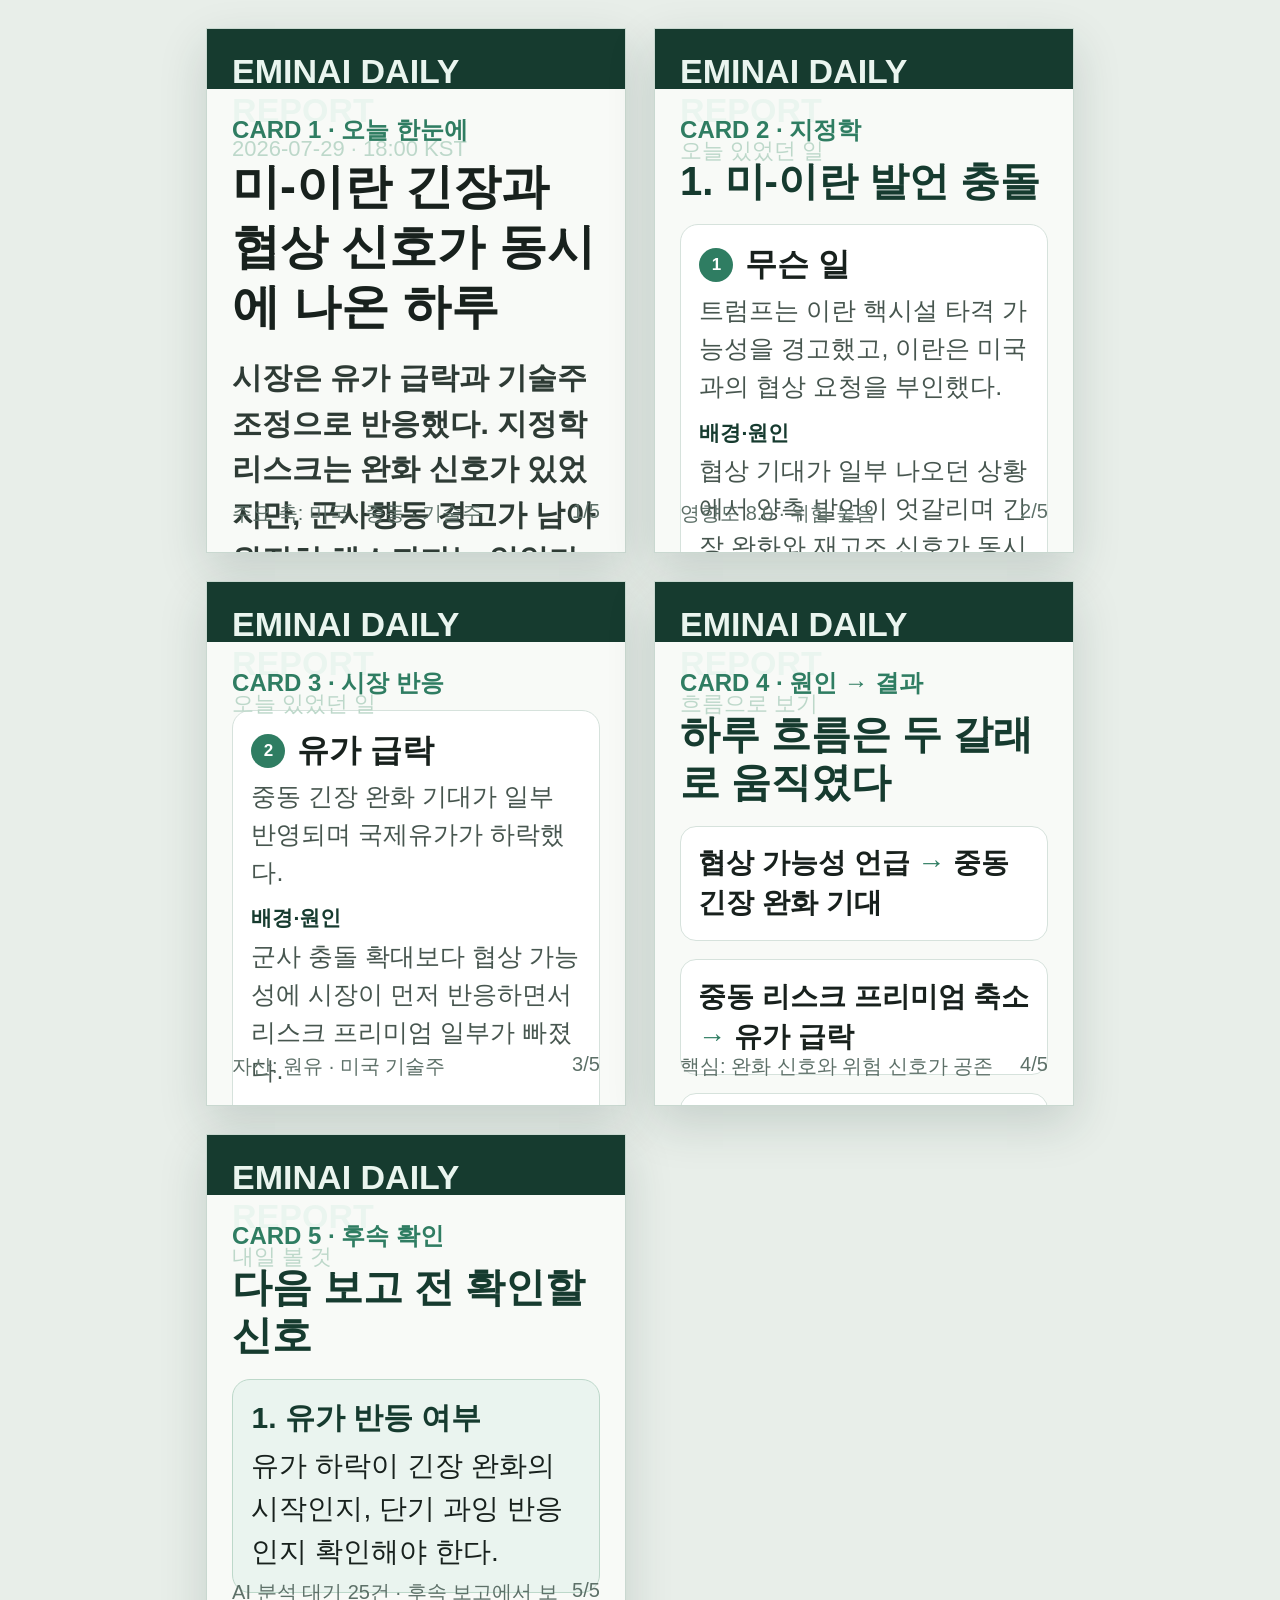
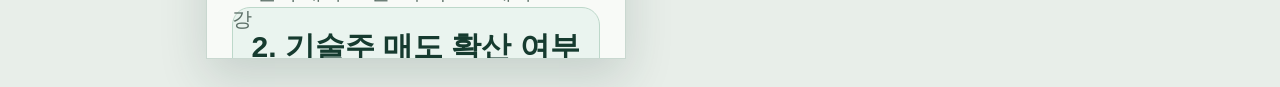
<file: card_samples/eminai_daily_report_5card_preview.html>
<!doctype html>
<html lang="ko">
  <head>
    <meta charset="utf-8" />
    <meta name="viewport" content="width=device-width, initial-scale=1" />
    <title>에미나이 일일보고 카드뉴스 5장 예시</title>
    <style>
      :root {
        --green: #163b2f;
        --green-2: #2f7d62;
        --ink: #18211d;
        --muted: #5d7068;
        --paper: #f8faf7;
        --line: #d6e2dc;
        --soft: #eaf4ef;
      }

      * {
        box-sizing: border-box;
      }

      body {
        margin: 0;
        background: #e8eee9;
        color: var(--ink);
        font-family: "Malgun Gothic", "Apple SD Gothic Neo", Arial, sans-serif;
      }

      .preview {
        display: grid;
        gap: 28px;
        padding: 28px;
        justify-content: center;
      }

      .card {
        width: min(420px, calc(100vw - 32px));
        aspect-ratio: 1080 / 1350;
        background: var(--paper);
        border: 1px solid #c9d8d0;
        box-shadow: 0 18px 45px rgba(22, 59, 47, 0.16);
        position: relative;
        overflow: hidden;
      }

      .top {
        height: 11.5%;
        background: var(--green);
        color: #eaf5ef;
        padding: 5.6% 6%;
      }

      .brand {
        font-size: clamp(18px, 4vw, 34px);
        font-weight: 800;
        letter-spacing: 0;
      }

      .date {
        color: #bdd8ca;
        font-size: clamp(12px, 2.5vw, 22px);
        margin-top: 1.4%;
      }

      .content {
        padding: 6%;
      }

      .eyebrow {
        color: var(--green-2);
        font-size: clamp(13px, 2.8vw, 24px);
        font-weight: 800;
        margin-bottom: 2.8%;
      }

      h1,
      h2 {
        margin: 0;
        letter-spacing: 0;
      }

      h1 {
        font-size: clamp(25px, 5.7vw, 48px);
        line-height: 1.25;
      }

      h2 {
        color: var(--green);
        font-size: clamp(22px, 5vw, 40px);
        line-height: 1.22;
        margin-bottom: 5%;
      }

      p {
        margin: 0;
        font-size: clamp(15px, 3.3vw, 28px);
        line-height: 1.52;
      }

      .summary {
        margin-top: 5%;
        color: #2e3b35;
        font-size: clamp(16px, 3.6vw, 30px);
        font-weight: 700;
      }

      .stats {
        display: grid;
        grid-template-columns: repeat(3, 1fr);
        gap: 3%;
        margin-top: 8%;
      }

      .stat {
        background: #fff;
        border: 1px solid var(--line);
        border-radius: 14px;
        padding: 9% 8%;
      }

      .stat span {
        display: block;
        color: var(--muted);
        font-size: clamp(11px, 2.4vw, 20px);
      }

      .stat strong {
        display: block;
        color: var(--green);
        font-size: clamp(20px, 5vw, 40px);
        margin-top: 8%;
      }

      .event {
        background: #fff;
        border: 1px solid var(--line);
        border-radius: 18px;
        padding: 5%;
        margin-bottom: 4.2%;
      }

      .event-title {
        display: flex;
        gap: 3.4%;
        align-items: center;
        font-size: clamp(17px, 3.9vw, 32px);
        font-weight: 800;
      }

      .num {
        width: 34px;
        height: 34px;
        min-width: 34px;
        display: grid;
        place-items: center;
        border-radius: 50%;
        background: var(--green-2);
        color: #fff;
        font-size: 17px;
        font-weight: 800;
      }

      .label {
        color: var(--green);
        font-size: clamp(12px, 2.6vw, 21px);
        font-weight: 800;
        margin-top: 4%;
      }

      .event p {
        color: #47564f;
        font-size: clamp(14px, 3.05vw, 25px);
        margin-top: 1.3%;
      }

      .flow {
        display: grid;
        gap: 3.2%;
        margin-top: 4%;
      }

      .flow-item {
        background: #fff;
        border: 1px solid var(--line);
        border-radius: 16px;
        padding: 4.6%;
        font-size: clamp(15px, 3.3vw, 28px);
        font-weight: 800;
        line-height: 1.42;
      }

      .flow-arrow {
        color: var(--green-2);
      }

      .watch {
        background: var(--soft);
        border: 1px solid #bdd8ca;
        border-radius: 18px;
        padding: 5%;
        margin-bottom: 4%;
      }

      .watch strong {
        display: block;
        color: var(--green);
        font-size: clamp(16px, 3.6vw, 30px);
        margin-bottom: 2%;
      }

      .footer {
        position: absolute;
        left: 6%;
        right: 6%;
        bottom: 4.8%;
        color: var(--muted);
        font-size: clamp(11px, 2.5vw, 20px);
        display: flex;
        justify-content: space-between;
      }

      @media (min-width: 900px) {
        .preview {
          grid-template-columns: repeat(2, 420px);
        }
      }
    </style>
  </head>
  <body>
    <main class="preview">
      <section class="card">
        <div class="top">
          <div class="brand">EMINAI DAILY REPORT</div>
          <div class="date">2026-07-29 · 18:00 KST</div>
        </div>
        <div class="content">
          <div class="eyebrow">CARD 1 · 오늘 한눈에</div>
          <h1>미-이란 긴장과 협상 신호가 동시에 나온 하루</h1>
          <p class="summary">
            시장은 유가 급락과 기술주 조정으로 반응했다. 지정학 리스크는 완화 신호가 있었지만,
            군사행동 경고가 남아 완전히 해소되지는 않았다.
          </p>
          <div class="stats">
            <div class="stat"><span>수집</span><strong>37</strong></div>
            <div class="stat"><span>분석</span><strong>12</strong></div>
            <div class="stat"><span>대기</span><strong>25</strong></div>
          </div>
        </div>
        <div class="footer"><span>주요 축: 미국 · 중동 · 기술주</span><span>1/5</span></div>
      </section>

      <section class="card">
        <div class="top">
          <div class="brand">EMINAI DAILY REPORT</div>
          <div class="date">오늘 있었던 일</div>
        </div>
        <div class="content">
          <div class="eyebrow">CARD 2 · 지정학</div>
          <h2>1. 미-이란 발언 충돌</h2>
          <div class="event">
            <div class="event-title"><span class="num">1</span><span>무슨 일</span></div>
            <p>트럼프는 이란 핵시설 타격 가능성을 경고했고, 이란은 미국과의 협상 요청을 부인했다.</p>
            <div class="label">배경·원인</div>
            <p>협상 기대가 일부 나오던 상황에서 양측 발언이 엇갈리며 긴장 완화와 재고조 신호가 동시에 나타났다.</p>
            <div class="label">왜 중요한가</div>
            <p>중동 리스크가 단순 완화 국면이 아니라, 발언 하나로 유가와 위험자산 선호가 흔들릴 수 있는 구간이다.</p>
          </div>
        </div>
        <div class="footer"><span>영향도 8.0 · 위험 높음</span><span>2/5</span></div>
      </section>

      <section class="card">
        <div class="top">
          <div class="brand">EMINAI DAILY REPORT</div>
          <div class="date">오늘 있었던 일</div>
        </div>
        <div class="content">
          <div class="eyebrow">CARD 3 · 시장 반응</div>
          <div class="event">
            <div class="event-title"><span class="num">2</span><span>유가 급락</span></div>
            <p>중동 긴장 완화 기대가 일부 반영되며 국제유가가 하락했다.</p>
            <div class="label">배경·원인</div>
            <p>군사 충돌 확대보다 협상 가능성에 시장이 먼저 반응하면서 리스크 프리미엄 일부가 빠졌다.</p>
            <div class="label">왜 중요한가</div>
            <p>유가 하락은 물가 부담 완화 기대를 만들지만, 군사 경고가 유지되면 급반등 위험도 남는다.</p>
          </div>
          <div class="event">
            <div class="event-title"><span class="num">3</span><span>나스닥 조정</span></div>
            <p>기술주 차익실현이 이어지며 나스닥100이 조정 구간에 들어섰다.</p>
            <div class="label">의미</div>
            <p>AI·반도체 중심 상승의 피로감이 커졌고, 방어주와 가치주로 자금 이동 조짐이 나타났다.</p>
          </div>
        </div>
        <div class="footer"><span>자산: 원유 · 미국 기술주</span><span>3/5</span></div>
      </section>

      <section class="card">
        <div class="top">
          <div class="brand">EMINAI DAILY REPORT</div>
          <div class="date">흐름으로 보기</div>
        </div>
        <div class="content">
          <div class="eyebrow">CARD 4 · 원인 → 결과</div>
          <h2>하루 흐름은 두 갈래로 움직였다</h2>
          <div class="flow">
            <div class="flow-item">협상 가능성 언급 <span class="flow-arrow">→</span> 중동 긴장 완화 기대</div>
            <div class="flow-item">중동 리스크 프리미엄 축소 <span class="flow-arrow">→</span> 유가 급락</div>
            <div class="flow-item">물가 부담 완화 기대 <span class="flow-arrow">→</span> 금리 부담 일부 완화</div>
            <div class="flow-item">군사행동 경고 유지 <span class="flow-arrow">→</span> 지정학 리스크 잔존</div>
            <div class="flow-item">기술주 차익실현 <span class="flow-arrow">→</span> 나스닥 조정과 순환매</div>
          </div>
        </div>
        <div class="footer"><span>핵심: 완화 신호와 위험 신호가 공존</span><span>4/5</span></div>
      </section>

      <section class="card">
        <div class="top">
          <div class="brand">EMINAI DAILY REPORT</div>
          <div class="date">내일 볼 것</div>
        </div>
        <div class="content">
          <div class="eyebrow">CARD 5 · 후속 확인</div>
          <h2>다음 보고 전 확인할 신호</h2>
          <div class="watch">
            <strong>1. 유가 반등 여부</strong>
            <p>유가 하락이 긴장 완화의 시작인지, 단기 과잉 반응인지 확인해야 한다.</p>
          </div>
          <div class="watch">
            <strong>2. 기술주 매도 확산 여부</strong>
            <p>나스닥 조정이 AI·반도체 전반으로 번지는지, 일부 차익실현에 그치는지 봐야 한다.</p>
          </div>
          <div class="watch">
            <strong>3. 미-이란 실제 협상 신호</strong>
            <p>발언이 실제 회담 일정이나 중재 채널 확인으로 이어지는지가 중요하다.</p>
          </div>
        </div>
        <div class="footer"><span>AI 분석 대기 25건 · 후속 보고에서 보강</span><span>5/5</span></div>
      </section>
    </main>
  </body>
</html>
</file>
